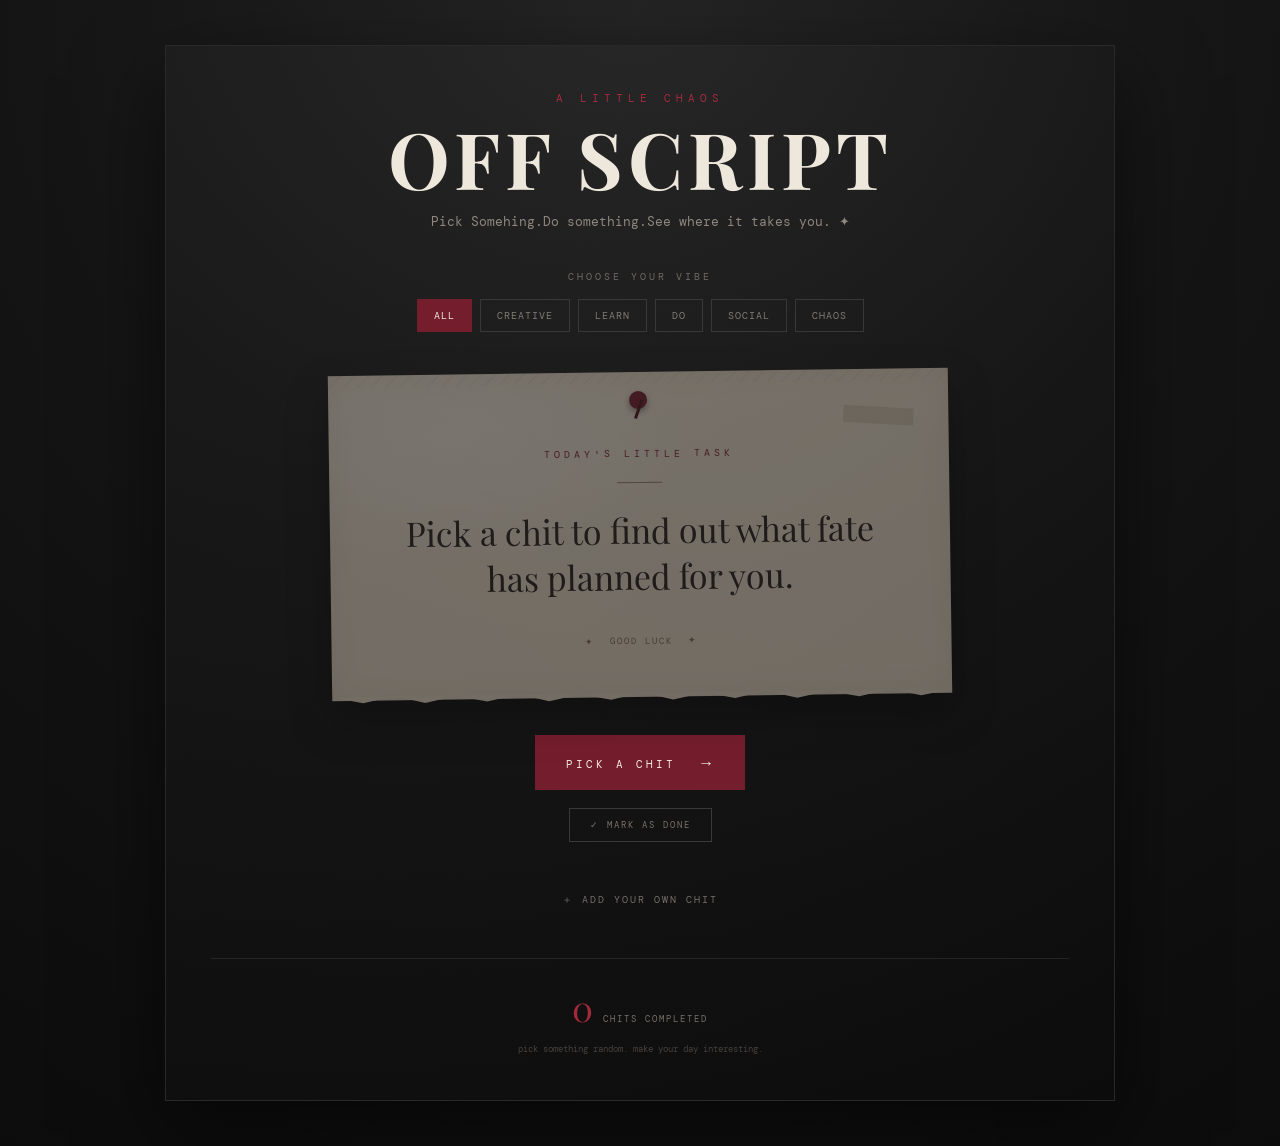
<file: index.html>
<!DOCTYPE html>
<html lang="en">

<head>
    <meta charset="UTF-8">
    <meta name="google-site-verification" content="_tX4L4HQJHaj3HgGlUrXFyvtSMOPL6JD6J6sqcDH6C8" />
    <meta name="viewport" content="width=device-width, initial-scale=1.0">
    <meta name="description" content="Bored and don't know what to do? Use Off-Script, a free random activity generator, to discover fun things to do alone, with friends, or at home.">

    <title>Off Script</title>

    <link rel="stylesheet" href="style.css">
</head>

<body>

    <div class="board">

        <!-- HEADER -->
        <header>
            <p class="eyebrow">A LITTLE CHAOS</p>

            <h1>OFF SCRIPT</h1>

            <p class="subtitle">
                Pick Somehing.Do something.See where it takes you. ✦
            </p>
        </header>


        <!-- CATEGORY SECTION -->
        <section class="categories">

            <p class="section-title">CHOOSE YOUR VIBE</p>

            <div class="categoryButtons">

                <button
                    class="categoryButton selected"
                    data-category="all">
                    ALL
                </button>

                <button
                    class="categoryButton"
                    data-category="creative">
                    CREATIVE
                </button>

                <button
                    class="categoryButton"
                    data-category="learn">
                    LEARN
                </button>

                <button
                    class="categoryButton"
                    data-category="do">
                    DO
                </button>

                <button
                    class="categoryButton"
                    data-category="social">
                    SOCIAL
                </button>

                <button
                    class="categoryButton"
                    data-category="chaos">
                    CHAOS
                </button>

            </div>

        </section>


        <!-- CHIT AREA -->
        <section class="chitSection">

            <div id="chit" class="chit">

                <div class="pin"></div>

                <div class="tape"></div>

                <p class="chitLabel">
                    TODAY'S LITTLE TASK
                </p>

                <div class="chitDivider"></div>

                <p id="chitText">
                    Pick a chit to find out what fate has planned for you.
                </p>

                <div class="chitBottom">
                    <span>✦</span>
                    <span>GOOD LUCK</span>
                    <span>✦</span>
                </div>

            </div>


            <!-- PICK BUTTON -->
            <button id="pickButton" class="pickButton">
                <span>PICK A CHIT</span>
                <span class="arrow">→</span>
            </button>


            <!-- DONE BUTTON -->
            <button id="doneButton" class="doneButton">
                ✓ MARK AS DONE
            </button>

        </section>


        <!-- ADD YOUR OWN -->
        <section class="addSection">

            <button id="addButton" class="addButton">
                ＋ ADD YOUR OWN CHIT
            </button>


            <div id="addBox" class="addBox">

                <p class="addTitle">
                    WRITE YOUR OWN TASK
                </p>

                <textarea
                    id="newChit"
                    placeholder="What should someone do?"
                    rows="3">
                </textarea>

                <button id="saveChit" class="saveButton">
                    ADD CHIT
                </button>

            </div>

        </section>


        <!-- FOOTER / COUNTER -->
        <footer>

            <div class="counterBox">

                <span class="counterNumber"
                      id="completedCount">
                    0
                </span>

                <span class="counterText">
                    CHITS COMPLETED
                </span>

            </div>

            <p class="footerText">
                pick something random. make your day interesting.
            </p>

        </footer>

    </div>


    <script src="script.js"></script>

</body>

</html>
</file>
<file: style.css>
@import url('https://fonts.googleapis.com/css2?family=DM+Mono:wght@400;500&family=Playfair+Display:wght@500;600;700&display=swap');


/* =========================
   RESET
========================= */

* {
    margin: 0;
    padding: 0;
    box-sizing: border-box;
}


/* =========================
   BODY
========================= */

body {

    min-height: 100vh;

    background:
        radial-gradient(
            circle at 50% 0%,
            #242424 0%,
            #151515 45%,
            #0c0c0c 100%
        );

    color: #eee7dc;

    font-family: "DM Mono", monospace;

    display: flex;
    justify-content: center;

    padding: 45px 20px;

}


/* =========================
   BOARD
========================= */

.board {

    width: 100%;
    max-width: 950px;

    padding: 45px;

    background:
        linear-gradient(
            145deg,
            rgba(255,255,255,0.025),
            rgba(0,0,0,0.12)
        );

    border: 1px solid #292929;

    box-shadow:
        0 30px 80px rgba(0,0,0,0.55);

}


/* =========================
   HEADER
========================= */

header {

    text-align: center;

    margin-bottom: 40px;

}


.eyebrow {

    color: #a42b3e;

    font-size: 11px;

    letter-spacing: 5px;

    margin-bottom: 14px;

}


h1 {

    font-family: "Playfair Display", Georgia, serif;

    font-size: clamp(45px, 8vw, 78px);

    letter-spacing: 5px;

    line-height: 1;

    color: #eee7dc;

}


.subtitle {

    margin-top: 16px;

    color: #8d877f;

    font-size: 13px;

}


/* =========================
   CATEGORY
========================= */

.categories {

    margin-bottom: 40px;

}


.section-title {

    text-align: center;

    color: #6f6a64;

    font-size: 10px;

    letter-spacing: 3px;

    margin-bottom: 16px;

}


.categoryButtons {

    display: flex;

    justify-content: center;

    gap: 8px;

    flex-wrap: wrap;

}


.categoryButton {

    background: transparent;

    border: 1px solid #383838;

    color: #817b74;

    padding: 9px 16px;

    font-family: "DM Mono", monospace;

    font-size: 10px;

    letter-spacing: 1px;

    cursor: pointer;

    transition: 0.2s;

}


.categoryButton:hover {

    border-color: #8e2939;

    color: #c9a5a9;

}


.categoryButton.selected {

    background: #741d2d;

    border-color: #741d2d;

    color: #f4ebe1;

}


/* =========================
   CHIT SECTION
========================= */

.chitSection {

    text-align: center;

}


/* =========================
   PAPER CHIT
========================= */

.chit {

    position: relative;

    width: min(620px, 100%);

    min-height: 300px;

    margin: auto;

    padding: 75px 60px 50px;

    background:

        radial-gradient(
            ellipse at 20% 20%,
            rgba(255,255,255,0.25),
            transparent 35%
        ),

        #e5d8c5;

    color: #29221e;

    box-shadow:

        0 20px 40px rgba(0,0,0,0.45),

        inset 0 0 30px rgba(100,75,45,0.08);

    transform: rotate(-0.8deg);

    opacity: 0.45;

    transition:
        opacity 0.35s ease,
        transform 0.35s ease;

}


/* When JS adds .show */

.chit.show {

    opacity: 1;

    transform:
        rotate(-0.8deg)
        translateY(0);

}


/* =========================
   PAPER EDGES
========================= */

.chit::before {

    content: "";

    position: absolute;

    top: 0;
    left: 0;
    right: 0;

    height: 12px;

    background:
        repeating-linear-gradient(
            135deg,
            transparent 0px,
            transparent 8px,
            rgba(70,50,30,0.08) 9px,
            transparent 10px
        );

}


.chit::after {

    content: "";

    position: absolute;

    bottom: -7px;

    left: 0;

    width: 100%;

    height: 15px;

    background: #e5d8c5;

    clip-path: polygon(
        0 30%,
        5% 70%,
        10% 25%,
        15% 75%,
        20% 30%,
        25% 70%,
        30% 25%,
        35% 75%,
        40% 30%,
        45% 70%,
        50% 25%,
        55% 75%,
        60% 30%,
        65% 70%,
        70% 25%,
        75% 75%,
        80% 30%,
        85% 70%,
        90% 25%,
        95% 70%,
        100% 30%
    );

}


/* =========================
   PIN
========================= */

.pin {

    position: absolute;

    top: 19px;
    left: 50%;

    width: 18px;
    height: 18px;

    transform: translateX(-50%);

    border-radius: 50%;

    background: #741d2d;

    box-shadow:
        0 3px 6px rgba(0,0,0,0.4);

}


.pin::after {

    content: "";

    position: absolute;

    top: 8px;
    left: 8px;

    width: 3px;
    height: 20px;

    background: #4a111c;

    transform: rotate(20deg);

}


/* =========================
   TAPE
========================= */

.tape {

    position: absolute;

    top: 38px;
    right: 35px;

    width: 70px;
    height: 17px;

    background: rgba(122,93,59,0.18);

    transform: rotate(4deg);

}


/* =========================
   CHIT CONTENT
========================= */

.chitLabel {

    color: #7c202f;

    font-size: 10px;

    letter-spacing: 4px;

    margin-bottom: 22px;

}


.chitDivider {

    width: 45px;

    height: 1px;

    background: #927c67;

    margin: 0 auto 25px;

}


#chitText {

    font-family:
        "Playfair Display",
        Georgia,
        serif;

    font-size: clamp(24px, 4vw, 34px);

    line-height: 1.35;

    max-width: 480px;

    margin: auto;

}


.chitBottom {

    margin-top: 35px;

    display: flex;

    justify-content: center;

    align-items: center;

    gap: 15px;

    color: #806d5a;

    font-size: 9px;

    letter-spacing: 2px;

}


/* =========================
   PICK BUTTON
========================= */

.pickButton {

    margin-top: 38px;

    border: none;

    background: #741d2d;

    color: #f5ebe0;

    padding: 17px 25px;

    min-width: 210px;

    font-family: "DM Mono", monospace;

    font-size: 11px;

    letter-spacing: 3px;

    cursor: pointer;

    transition: 0.25s;

}


.pickButton:hover {

    background: #92263a;

    transform: translateY(-2px);

}


.pickButton .arrow {

    margin-left: 15px;

    font-size: 16px;

}


/* =========================
   DONE BUTTON
========================= */

.doneButton {

    display: block;

    margin: 18px auto 0;

    background: transparent;

    border: 1px solid #393939;

    color: #77716b;

    padding: 10px 20px;

    font-family: "DM Mono", monospace;

    font-size: 9px;

    letter-spacing: 2px;

    cursor: pointer;

    transition: 0.2s;

}


.doneButton:hover {

    border-color: #741d2d;

    color: #c99ca4;

}


/* =========================
   ADD YOUR OWN
========================= */

.addSection {

    text-align: center;

    margin-top: 45px;

}


.addButton {

    background: transparent;

    border: none;

    color: #756f69;

    font-family: "DM Mono", monospace;

    font-size: 10px;

    letter-spacing: 2px;

    cursor: pointer;

}


.addButton:hover {

    color: #b32c40;

}


.addBox {

    display: none;

    max-width: 500px;

    margin: 20px auto 0;

    padding: 25px;

    border: 1px solid #302e2c;

    background: #151515;

}


.addTitle {

    color: #8c857e;

    font-size: 10px;

    letter-spacing: 3px;

    margin-bottom: 15px;

}


textarea {

    width: 100%;

    resize: none;

    background: #0d0d0d;

    border: 1px solid #383838;

    color: #eee7dc;

    padding: 13px;

    font-family: "DM Mono", monospace;

    font-size: 12px;

    outline: none;

}


textarea:focus {

    border-color: #741d2d;

}


.saveButton {

    margin-top: 12px;

    background: #741d2d;

    border: none;

    color: white;

    padding: 11px 20px;

    font-family: "DM Mono", monospace;

    font-size: 10px;

    letter-spacing: 2px;

    cursor: pointer;

}


/* =========================
   FOOTER
========================= */

footer {

    text-align: center;

    margin-top: 50px;

    padding-top: 25px;

    border-top: 1px solid #252525;

}


.counterBox {

    display: flex;

    justify-content: center;

    align-items: baseline;

    gap: 10px;

}


.counterNumber {

    font-family: "Playfair Display", Georgia, serif;

    font-size: 35px;

    color: #a32a3d;

}


.counterText {

    color: #77716b;

    font-size: 9px;

    letter-spacing: 2px;

}


.footerText {

    margin-top: 12px;

    color: #45413e;

    font-size: 9px;

}


/* =========================
   MOBILE
========================= */

@media (max-width: 650px) {

    body {

        padding: 20px 12px;

    }


    .board {

        padding: 30px 18px;

    }


    h1 {

        font-size: 42px;

        letter-spacing: 3px;

    }


    .chit {

        padding: 70px 28px 45px;

    }


    #chitText {

        font-size: 25px;

    }


    .categoryButtons {

        gap: 6px;

    }


    .categoryButton {

        padding: 8px 11px;

        font-size: 9px;

    }

}
</file>
